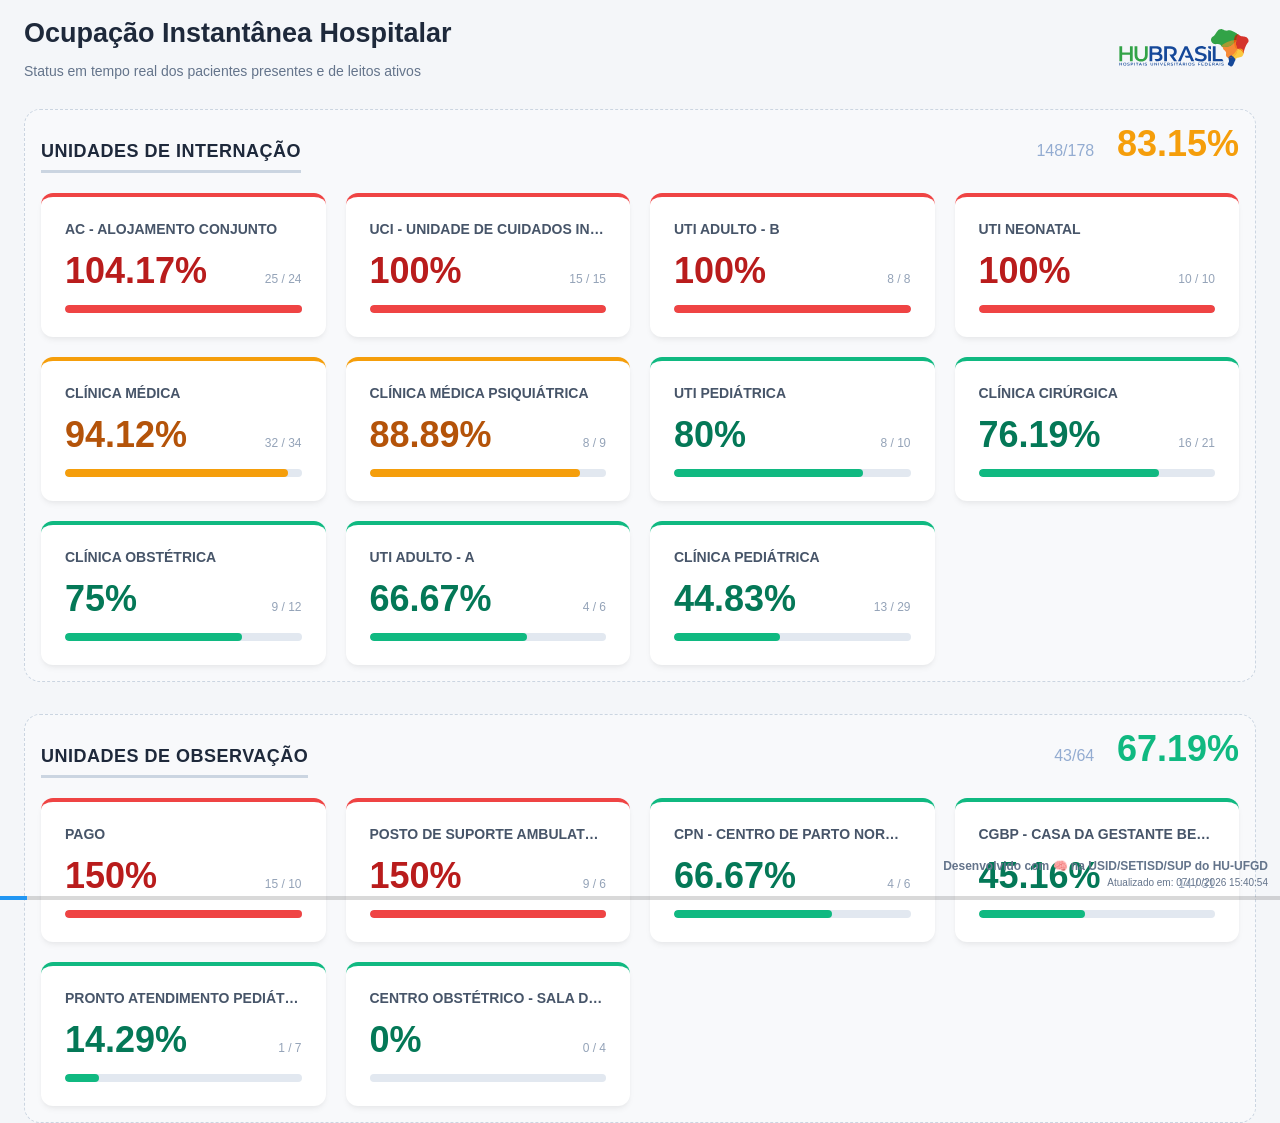
<file: index.html>
<!DOCTYPE html>
<html lang="pt-BR">
<head>
    <meta charset="UTF-8">
    <meta name="theme-color" content="">
    <link rel="icon" href="assets/img/paineis-favicon.png">
    <link rel="icon" href="assets/img/paineis-favicon-128.png" sizes="128x128">
    <link rel="icon" href="assets/img/paineis-favicon-144.png" sizes="144x144">
    <title>Taxa de Ocupação </title>
    <link href="http://10.18.0.82/static/css/fontes.css" rel="stylesheet" type="text/css" media="screen,projection,print" />
    <style>
        html, body {
            height: 100%;
            margin: 0;
            font-family: Roboto, Arial, sans-serif;
        }

        body {
            display: flex;
            flex-direction: column;
        }
    </style>
    <title>Taxa de Ocupação </title>
</head>

<body>
    
    <div class="container">
        
<style>
        html, body {
            height: 100%;
            margin: 0;
            font-family: Roboto, Arial, sans-serif;
        }
        body {
            display: flex;
            flex-direction: column;
            background-color: #f4f6f9;
            color: #333;
            padding: 0 24px;
        }

        header {
            margin-bottom: 32px;
            padding-bottom: 16px;
            margin-bottom: 0;
            display: flex;
            justify-content: space-between;
        }
        img.logo{
            width: 142px;
            height: auto;
        }
        
        .header-unidade{
            display: flex;
            /* border-bottom: 2px solid #e2e8f0; */
            flex-direction: row;
            justify-content: space-between;
            font-size: 24px;
        }
        header h1 {
            font-size: 27px;
            color: #1e293b;
            margin-bottom: 4px;
        }
        header p {
            color: #64748b;
            font-size: 14px;
        }

        /* ESTRUTURA DAS DUAS COLUNAS PRINCIPAIS */
        .dashboard-container {
            display: grid;
            grid-template-columns: 1fr; /* Em telas pequenas fica uma embaixo da outra */
            gap: 32px;
            align-items: stretch;
        }

        .coluna-unidade {
            background: rgba(255, 255, 255, 0.4);
            padding: 16px;
            border-radius: 16px;
            border: 1px dashed #cbd5e1;
        }

        .coluna-unidade h2 {
            font-size: 18px;
            color: #1e293b;
            margin-bottom: 20px;
            padding-bottom: 8px;
            border-bottom: 3px solid #cbd5e1;
            text-transform: uppercase;
            letter-spacing: 0.5px;
        }

        /* A GRID DE INDICADORES INTERNA */
        .grid-indicadores {
            display: grid;
            grid-template-columns: repeat(auto-fit, minmax(280px, 1fr));
            gap: 20px;
        }

        /* Estilização dos Cards */
        .card {
            background-color: #ffffff;
            border-radius: 12px;
            padding: 24px;
            box-shadow: 0 4px 6px -1px rgba(0, 0, 0, 0.05), 0 2px 4px -1px rgba(0, 0, 0, 0.03);
            display: flex;
            flex-direction: column;
            justify-content: space-between;
            border-top: 4px solid #cbd5e1;
        }
        .card-header {
            display: flex;
            justify-content: space-between;
            align-items: center;
            margin-bottom: 16px;
            gap: 8px;
        }
        .setor-nome {
            font-size: 14px;
            font-weight: 600;
            color: #475569;
            white-space: nowrap;
            overflow: hidden;
            text-overflow: ellipsis;
            max-width: 100%;
        }
        .leitos-status {
            font-size: 12px;
            color: #94a3b8;
            font-weight: 500;
            white-space: nowrap;
        }
        .card-body {
            display: flex;
            align-items: baseline;
            margin-bottom: 16px;
            justify-content: space-between;
        }
        .porcentagem {
            font-size: 36px;
            font-weight: 700;
            line-height: 1;
            margin-right: 8px;
        }

        /* Barra de Progresso */
        .barra-progresso-bg {
            background-color: #e2e8f0;
            border-radius: 9999px;
            height: 8px;
            width: 100%;
            overflow: hidden;
        }
        .barra-progresso-fill {
            height: 100%;
            border-radius: 9999px;
            transition: width 0.5s ease-in-out;
        }

        div.informacoes {
            display: flex;
            flex-direction: column;
            gap: 4px;
            justify-content: space-between;
            align-items: flex-end;
            color: #64748b;
            font-size: 12px;
            position: fixed;
            right: 12px;
            bottom: 12px;
        }

        div.valores-indicadores strong{
            font-size: 36px;
            line-height: 36px;
        }

        div.valores-indicadores span{
            font-size: 16px;
            line-height: 24px;
            margin-right: 16px;
            color: #93acd1;            
        }


        /* Classes de Alerta */
        .unidade-critica {
            color: #ef4444;
        }
        .status-critico { border-top-color: #ef4444; }
        .status-critico .porcentagem { color: #b91c1c; }
        .status-critico .barra-progresso-fill { background-color: #ef4444; }

        .unidade-alerta {
            color: #f59e0b;
        }
        .status-alerta { border-top-color: #f59e0b; }
        .status-alerta .porcentagem { color: #b45309; }
        .status-alerta .barra-progresso-fill { background-color: #f59e0b; }

        .unidade-estavel {
            color: #10b981;
        }
        .status-estavel { border-top-color: #10b981; }
        .status-estavel .porcentagem { color: #047857; }
        .status-estavel .barra-progresso-fill { background-color: #10b981; }


        /* REGRAS PARA TELAS MENORES QUE 1130PX (TABLETS / CELULARES) */
        @media (max-width: 1135px ){
            body{
                padding: 0px 8px;
            }

            p{
                margin-block-start: 4px;
                margin-block-end: 4px;
            }

            h1{
                margin-block-start: 4px;
                margin-block-end: 4px;
            }

            h2{
                margin-block-start: 0;
                margin-block-end: 0;
            }
            .dashboard-container {
                grid-template-columns: 1fr 1fr; /* Divide a tela exatamente em 2 colunas */
                gap: 12px;
            }
            .grid-indicadores {
                grid-template-columns: 1fr 1fr 1fr; /* 2 colunas de cards dentro de cada unidade */
                gap: 8px;
            }
            .card {
                padding: 8px;
                width: 150px; /* Largura flui conforme a grid pai */
                border-radius: 4px;
            }
            .card-body {
                margin-bottom: 4px;
            }
            .barra-progresso-bg {
                height: 4px;
            }
            .setor-nome {
                font-size: 11px;
            }
            .porcentagem {
                font-size: 24px;
            }

            .coluna-unidade h2{
                margin-bottom: 12px;
                border-bottom-width: 1px;
            }

            div.valores-indicadores strong{
                font-size: 24px;
                line-height: 24px;
            }

            div.valores-indicadores span{
                font-size: 16px;
                line-height: 24px;
            }

            div.valores-indicadores span{
                margin-right: 8px;
                color: #93acd1;
            }
        }

        /* REGRAS PARA TELAS ACIMA DE 3000PX (TVs / PAINÉIS DE PAREDE) */
        @media( min-width: 3000px){
            header h1 {
                font-size: 72px;
                margin-bottom: 12px;
            }
            header p {
                font-size: 48px;
            }
            .dashboard-container {
                gap: 64px;
            }
            .coluna-unidade h2 {
                font-size: 48px;
                margin-bottom: 32px;
                border-bottom-width: 6px;
            }
            .grid-indicadores {
                gap: 32px;
                grid-template-columns: repeat(2, 1fr);
            }
            .leitos-status {
                font-size: 36px;
            }
            .card {
                padding: 32px;
                width: 90%;
            }
            .barra-progresso-bg {
                height: 16px;
            }
            .setor-nome {
                font-size: 32px;
                max-width: 70%;
            }
            .porcentagem {
                font-size: 64pt;
                padding: 12px 0;
            }
        }

        #refresh-progress {
            position: fixed;
            left: 0;
            bottom: 0;
            width: 100%;
            height: 4px;
            background: rgba(0,0,0,.15);
            z-index: 999999;
        }
        #refresh-progress-bar {
            height: 100%;
            width: 0%;
            background: #2196F3;
        }
    </style>
</head>
<body>
    <header>
        <div>
            <h1>Ocupação Instantânea Hospitalar</h1>
            <p>Status em tempo real dos pacientes presentes e de leitos ativos</p>    
        </div>
        <img class="logo" src="assets/img/logo-hubrasil.svg" alt="HUBrasil" />
    </header>

    <!-- Container do Dashboard dividido em duas áreas -->
    <main class="dashboard-container">

        <section class="coluna-unidade">
            <div class="header-unidade">
                <h2>Unidades de Internação</h2>
                <div class="valores-indicadores">
                    <span class="quantidade-pac-leito">148/178</span>
                    <strong class="unidade-alerta">83.15%</strong>
                </div>
            </div>
            <div class="grid-indicadores">
                                <div class="card status-critico">
                    <div class="card-header">
                        <span class="setor-nome">AC - ALOJAMENTO CONJUNTO</span>
                    </div>
                    <div class="card-body">
                        <span class="porcentagem">104.17%</span>
                        <span class="leitos-status">25 / 24</span>
                    </div>
                    <div class="barra-progresso-bg">
                        <div class="barra-progresso-fill" data-width="104.17%" width="104.17%"></div>
                    </div>
                </div>
                                <div class="card status-critico">
                    <div class="card-header">
                        <span class="setor-nome">UCI - UNIDADE DE CUIDADOS INTERMEDIÁRIOS NEONATAL</span>
                    </div>
                    <div class="card-body">
                        <span class="porcentagem">100%</span>
                        <span class="leitos-status">15 / 15</span>
                    </div>
                    <div class="barra-progresso-bg">
                        <div class="barra-progresso-fill" data-width="100%" width="100%"></div>
                    </div>
                </div>
                                <div class="card status-critico">
                    <div class="card-header">
                        <span class="setor-nome">UTI ADULTO - B</span>
                    </div>
                    <div class="card-body">
                        <span class="porcentagem">100%</span>
                        <span class="leitos-status">8 / 8</span>
                    </div>
                    <div class="barra-progresso-bg">
                        <div class="barra-progresso-fill" data-width="100%" width="100%"></div>
                    </div>
                </div>
                                <div class="card status-critico">
                    <div class="card-header">
                        <span class="setor-nome">UTI NEONATAL</span>
                    </div>
                    <div class="card-body">
                        <span class="porcentagem">100%</span>
                        <span class="leitos-status">10 / 10</span>
                    </div>
                    <div class="barra-progresso-bg">
                        <div class="barra-progresso-fill" data-width="100%" width="100%"></div>
                    </div>
                </div>
                                <div class="card status-alerta">
                    <div class="card-header">
                        <span class="setor-nome">CLÍNICA MÉDICA</span>
                    </div>
                    <div class="card-body">
                        <span class="porcentagem">94.12%</span>
                        <span class="leitos-status">32 / 34</span>
                    </div>
                    <div class="barra-progresso-bg">
                        <div class="barra-progresso-fill" data-width="94.12%" width="94.12%"></div>
                    </div>
                </div>
                                <div class="card status-alerta">
                    <div class="card-header">
                        <span class="setor-nome">CLÍNICA MÉDICA PSIQUIÁTRICA</span>
                    </div>
                    <div class="card-body">
                        <span class="porcentagem">88.89%</span>
                        <span class="leitos-status">8 / 9</span>
                    </div>
                    <div class="barra-progresso-bg">
                        <div class="barra-progresso-fill" data-width="88.89%" width="88.89%"></div>
                    </div>
                </div>
                                <div class="card status-estavel">
                    <div class="card-header">
                        <span class="setor-nome">UTI PEDIÁTRICA</span>
                    </div>
                    <div class="card-body">
                        <span class="porcentagem">80%</span>
                        <span class="leitos-status">8 / 10</span>
                    </div>
                    <div class="barra-progresso-bg">
                        <div class="barra-progresso-fill" data-width="80%" width="80%"></div>
                    </div>
                </div>
                                <div class="card status-estavel">
                    <div class="card-header">
                        <span class="setor-nome">CLÍNICA CIRÚRGICA</span>
                    </div>
                    <div class="card-body">
                        <span class="porcentagem">76.19%</span>
                        <span class="leitos-status">16 / 21</span>
                    </div>
                    <div class="barra-progresso-bg">
                        <div class="barra-progresso-fill" data-width="76.19%" width="76.19%"></div>
                    </div>
                </div>
                                <div class="card status-estavel">
                    <div class="card-header">
                        <span class="setor-nome">CLÍNICA OBSTÉTRICA</span>
                    </div>
                    <div class="card-body">
                        <span class="porcentagem">75%</span>
                        <span class="leitos-status">9 / 12</span>
                    </div>
                    <div class="barra-progresso-bg">
                        <div class="barra-progresso-fill" data-width="75%" width="75%"></div>
                    </div>
                </div>
                                <div class="card status-estavel">
                    <div class="card-header">
                        <span class="setor-nome">UTI ADULTO - A</span>
                    </div>
                    <div class="card-body">
                        <span class="porcentagem">66.67%</span>
                        <span class="leitos-status">4 / 6</span>
                    </div>
                    <div class="barra-progresso-bg">
                        <div class="barra-progresso-fill" data-width="66.67%" width="66.67%"></div>
                    </div>
                </div>
                                <div class="card status-estavel">
                    <div class="card-header">
                        <span class="setor-nome">CLÍNICA PEDIÁTRICA</span>
                    </div>
                    <div class="card-body">
                        <span class="porcentagem">44.83%</span>
                        <span class="leitos-status">13 / 29</span>
                    </div>
                    <div class="barra-progresso-bg">
                        <div class="barra-progresso-fill" data-width="44.83%" width="44.83%"></div>
                    </div>
                </div>
                        </section>

        <section class="coluna-unidade">
            <div class="header-unidade">
                <h2 class="titulo-unidade">Unidades de Observação</h2>
                <div class="valores-indicadores">
                    <span class="quantidade-pac-leito">43/64</span>
                    <strong class="unidade-estavel">67.19%</strong>
                </div>
            </div>            
            <div class="grid-indicadores">
                                <div class="card status-critico">
                    <div class="card-header">
                        <span class="setor-nome">PAGO</span>
                    </div>
                    <div class="card-body">
                        <span class="porcentagem">150%</span>
                        <span class="leitos-status">15 / 10</span>
                    </div>
                    <div class="barra-progresso-bg">
                        <div class="barra-progresso-fill" data-width="150%" width="150%"></div>
                    </div>
                </div>
                                <div class="card status-critico">
                    <div class="card-header">
                        <span class="setor-nome">POSTO DE SUPORTE AMBULATORIAL</span>
                    </div>
                    <div class="card-body">
                        <span class="porcentagem">150%</span>
                        <span class="leitos-status">9 / 6</span>
                    </div>
                    <div class="barra-progresso-bg">
                        <div class="barra-progresso-fill" data-width="150%" width="150%"></div>
                    </div>
                </div>
                                <div class="card status-estavel">
                    <div class="card-header">
                        <span class="setor-nome">CPN - CENTRO DE PARTO NORMAL</span>
                    </div>
                    <div class="card-body">
                        <span class="porcentagem">66.67%</span>
                        <span class="leitos-status">4 / 6</span>
                    </div>
                    <div class="barra-progresso-bg">
                        <div class="barra-progresso-fill" data-width="66.67%" width="66.67%"></div>
                    </div>
                </div>
                                <div class="card status-estavel">
                    <div class="card-header">
                        <span class="setor-nome">CGBP - CASA DA GESTANTE BEBÊ E PUÉRPERA</span>
                    </div>
                    <div class="card-body">
                        <span class="porcentagem">45.16%</span>
                        <span class="leitos-status">14 / 31</span>
                    </div>
                    <div class="barra-progresso-bg">
                        <div class="barra-progresso-fill" data-width="45.16%" width="45.16%"></div>
                    </div>
                </div>
                                <div class="card status-estavel">
                    <div class="card-header">
                        <span class="setor-nome">PRONTO ATENDIMENTO PEDIÁTRICO REFERENCIADO</span>
                    </div>
                    <div class="card-body">
                        <span class="porcentagem">14.29%</span>
                        <span class="leitos-status">1 / 7</span>
                    </div>
                    <div class="barra-progresso-bg">
                        <div class="barra-progresso-fill" data-width="14.29%" width="14.29%"></div>
                    </div>
                </div>
                                <div class="card status-estavel">
                    <div class="card-header">
                        <span class="setor-nome">CENTRO OBSTÉTRICO - SALA DE ADMISSÃO</span>
                    </div>
                    <div class="card-body">
                        <span class="porcentagem">0%</span>
                        <span class="leitos-status">0 / 4</span>
                    </div>
                    <div class="barra-progresso-bg">
                        <div class="barra-progresso-fill" data-width="0%" width="0%"></div>
                    </div>
                </div>
                        </section>

    </main>
    <div class="informacoes">
        <strong>Desenvolvido com 🧠 na USID/SETISD/SUP do HU-UFGD</strong>
        <small>Atualizado em: 07/10/2026 15:40:54</small>
    </div>

    <div id="refresh-progress">
        <div id="refresh-progress-bar"></div>
    </div>

    <script>
    (function () {
        const DURACAO = 60000; // 60 segundos
        const barra = document.getElementById('refresh-progress-bar');
        const inicio = performance.now();

        function atualizar(agora) {
            const progresso = Math.min((agora - inicio) / DURACAO, 1);
            barra.style.width = (progresso * 100) + '%';

            if (progresso < 1) {
                requestAnimationFrame(atualizar);
            }
        }

        requestAnimationFrame(atualizar);

        document.querySelectorAll('.barra-progresso-fill').forEach(el => {
            el.style.width = '0';

            requestAnimationFrame(() => {
                el.style.transition = 'width .8s ease';
                el.style.width = el.dataset.width;
            });
        });
        
        setTimeout(function () {
            location.reload();
        }, DURACAO);
    })();
    </script>
    <script src="http://10.18.0.82/static/js/jquery.min.js"></script>

    </div>
    
    <script src="http://10.18.0.82/static/js/jquery.min.js"></script>
    <script>
        
    </script>
</body>

</html>
</file>
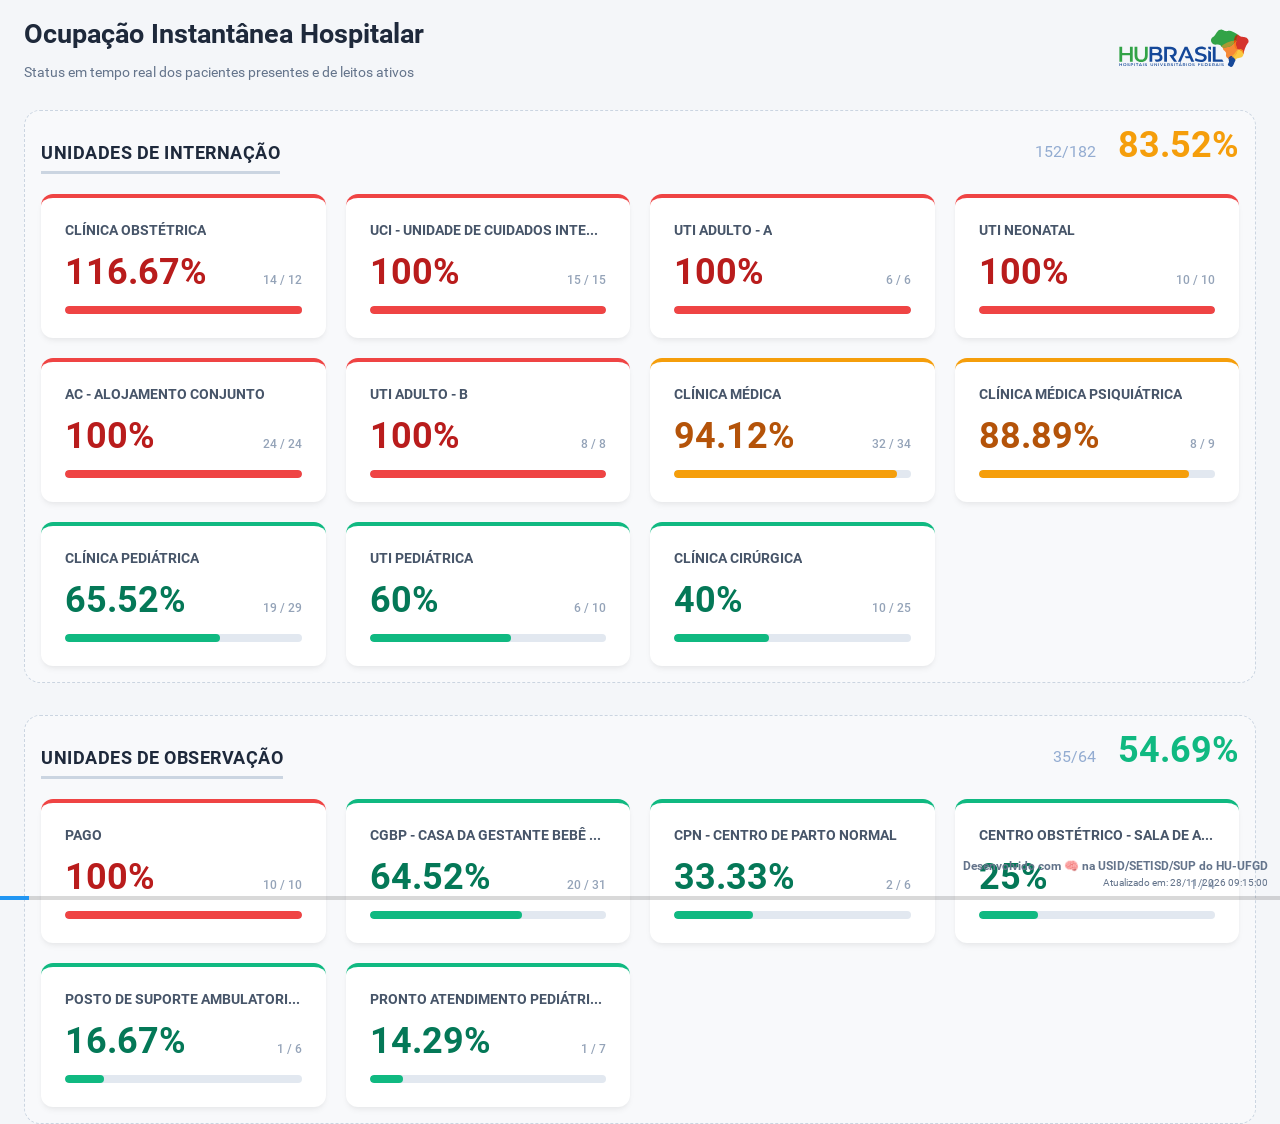
<file: taxa-ocupacao/index.html>
<!DOCTYPE html>
<html lang="pt-BR">
<head>
    <meta charset="UTF-8">
    <meta name="theme-color" content="">
    <link rel="icon" href="paineis-favicon.png">
    <link rel="icon" href="paineis-favicon-128.png" sizes="128x128">
    <link rel="icon" href="paineis-favicon-144.png" sizes="144x144">
    <title>Taxa de Ocupação </title>
    <link href="fontes.css" rel="stylesheet" type="text/css" media="screen,projection,print" />
    <style>
        html, body {
            height: 100%;
            margin: 0;
            font-family: Roboto, Arial, sans-serif;
        }

        body {
            display: flex;
            flex-direction: column;
        }
    </style>
    <title>Taxa de Ocupação </title>
</head>

<body>
    
    <div class="container">
        
<style>
        html, body {
            height: 100%;
            margin: 0;
            font-family: Roboto, Arial, sans-serif;
        }
        body {
            display: flex;
            flex-direction: column;
            background-color: #f4f6f9;
            color: #333;
            padding: 0 24px;
        }

        header {
            margin-bottom: 32px;
            padding-bottom: 16px;
            margin-bottom: 0;
            display: flex;
            justify-content: space-between;
        }
        img.logo{
            width: 142px;
            height: auto;
        }
        
        .header-unidade{
            display: flex;
            /* border-bottom: 2px solid #e2e8f0; */
            flex-direction: row;
            justify-content: space-between;
            font-size: 24px;
        }
        header h1 {
            font-size: 27px;
            color: #1e293b;
            margin-bottom: 4px;
        }
        header p {
            color: #64748b;
            font-size: 14px;
        }

        /* ESTRUTURA DAS DUAS COLUNAS PRINCIPAIS */
        .dashboard-container {
            display: grid;
            grid-template-columns: 1fr; /* Em telas pequenas fica uma embaixo da outra */
            gap: 32px;
            align-items: stretch;
        }

        .coluna-unidade {
            background: rgba(255, 255, 255, 0.4);
            padding: 16px;
            border-radius: 16px;
            border: 1px dashed #cbd5e1;
        }

        .coluna-unidade h2 {
            font-size: 18px;
            color: #1e293b;
            margin-bottom: 20px;
            padding-bottom: 8px;
            border-bottom: 3px solid #cbd5e1;
            text-transform: uppercase;
            letter-spacing: 0.5px;
        }

        /* A GRID DE INDICADORES INTERNA */
        .grid-indicadores {
            display: grid;
            grid-template-columns: repeat(auto-fit, minmax(280px, 1fr));
            gap: 20px;
        }

        /* Estilização dos Cards */
        .card {
            background-color: #ffffff;
            border-radius: 12px;
            padding: 24px;
            box-shadow: 0 4px 6px -1px rgba(0, 0, 0, 0.05), 0 2px 4px -1px rgba(0, 0, 0, 0.03);
            display: flex;
            flex-direction: column;
            justify-content: space-between;
            border-top: 4px solid #cbd5e1;
        }
        .card-header {
            display: flex;
            justify-content: space-between;
            align-items: center;
            margin-bottom: 16px;
            gap: 8px;
        }
        .setor-nome {
            font-size: 14px;
            font-weight: 600;
            color: #475569;
            white-space: nowrap;
            overflow: hidden;
            text-overflow: ellipsis;
            max-width: 100%;
        }
        .leitos-status {
            font-size: 12px;
            color: #94a3b8;
            font-weight: 500;
            white-space: nowrap;
        }
        .card-body {
            display: flex;
            align-items: baseline;
            margin-bottom: 16px;
            justify-content: space-between;
        }
        .porcentagem {
            font-size: 36px;
            font-weight: 700;
            line-height: 1;
            margin-right: 8px;
        }

        /* Barra de Progresso */
        .barra-progresso-bg {
            background-color: #e2e8f0;
            border-radius: 9999px;
            height: 8px;
            width: 100%;
            overflow: hidden;
        }
        .barra-progresso-fill {
            height: 100%;
            border-radius: 9999px;
            transition: width 0.5s ease-in-out;
        }

        div.informacoes {
            display: flex;
            flex-direction: column;
            gap: 4px;
            justify-content: space-between;
            align-items: flex-end;
            color: #64748b;
            font-size: 12px;
            position: fixed;
            right: 12px;
            bottom: 12px;
        }

        div.valores-indicadores strong{
            font-size: 36px;
            line-height: 36px;
        }

        div.valores-indicadores span{
            font-size: 16px;
            line-height: 24px;
            margin-right: 16px;
            color: #93acd1;            
        }


        /* Classes de Alerta */
        .unidade-critica {
            color: #ef4444;
        }
        .status-critico { border-top-color: #ef4444; }
        .status-critico .porcentagem { color: #b91c1c; }
        .status-critico .barra-progresso-fill { background-color: #ef4444; }

        .unidade-alerta {
            color: #f59e0b;
        }
        .status-alerta { border-top-color: #f59e0b; }
        .status-alerta .porcentagem { color: #b45309; }
        .status-alerta .barra-progresso-fill { background-color: #f59e0b; }

        .unidade-estavel {
            color: #10b981;
        }
        .status-estavel { border-top-color: #10b981; }
        .status-estavel .porcentagem { color: #047857; }
        .status-estavel .barra-progresso-fill { background-color: #10b981; }


        /* REGRAS PARA TELAS MENORES QUE 1130PX (TABLETS / CELULARES) */
        @media (max-width: 1135px ){
            body{
                padding: 0px 8px;
            }

            p{
                margin-block-start: 4px;
                margin-block-end: 4px;
            }

            h1{
                margin-block-start: 4px;
                margin-block-end: 4px;
            }

            h2{
                margin-block-start: 0;
                margin-block-end: 0;
            }
            .dashboard-container {
                grid-template-columns: 1fr 1fr; /* Divide a tela exatamente em 2 colunas */
                gap: 12px;
            }
            .grid-indicadores {
                grid-template-columns: 1fr 1fr 1fr; /* 2 colunas de cards dentro de cada unidade */
                gap: 8px;
            }
            .card {
                padding: 8px;
                width: 150px; /* Largura flui conforme a grid pai */
                border-radius: 4px;
            }
            .card-body {
                margin-bottom: 4px;
            }
            .barra-progresso-bg {
                height: 4px;
            }
            .setor-nome {
                font-size: 11px;
            }
            .porcentagem {
                font-size: 24px;
            }

            .coluna-unidade h2{
                margin-bottom: 12px;
                border-bottom-width: 1px;
            }

            div.valores-indicadores strong{
                font-size: 24px;
                line-height: 24px;
            }

            div.valores-indicadores span{
                font-size: 16px;
                line-height: 24px;
            }

            div.valores-indicadores span{
                margin-right: 8px;
                color: #93acd1;
            }
        }

        /* REGRAS PARA TELAS ACIMA DE 3000PX (TVs / PAINÉIS DE PAREDE) */
        @media( min-width: 3000px){
            header h1 {
                font-size: 72px;
                margin-bottom: 12px;
            }
            header p {
                font-size: 48px;
            }
            .dashboard-container {
                gap: 64px;
            }
            .coluna-unidade h2 {
                font-size: 48px;
                margin-bottom: 32px;
                border-bottom-width: 6px;
            }
            .grid-indicadores {
                gap: 32px;
                grid-template-columns: repeat(2, 1fr);
            }
            .leitos-status {
                font-size: 36px;
            }
            .card {
                padding: 32px;
                width: 90%;
            }
            .barra-progresso-bg {
                height: 16px;
            }
            .setor-nome {
                font-size: 32px;
                max-width: 70%;
            }
            .porcentagem {
                font-size: 64pt;
                padding: 12px 0;
            }
        }

        #refresh-progress {
            position: fixed;
            left: 0;
            bottom: 0;
            width: 100%;
            height: 4px;
            background: rgba(0,0,0,.15);
            z-index: 999999;
        }
        #refresh-progress-bar {
            height: 100%;
            width: 0%;
            background: #2196F3;
        }
    </style>
</head>
<body>
    <header>
        <div>
            <h1>Ocupação Instantânea Hospitalar</h1>
            <p>Status em tempo real dos pacientes presentes e de leitos ativos</p>    
        </div>
        <img class="logo" src="logo-hubrasil.svg" alt="HUBrasil" />
    </header>

    <!-- Container do Dashboard dividido em duas áreas -->
    <main class="dashboard-container">

        <section class="coluna-unidade">
            <div class="header-unidade">
                <h2>Unidades de Internação</h2>
                <div class="valores-indicadores">
                    <span class="quantidade-pac-leito">152/182</span>
                    <strong class="unidade-alerta">83.52%</strong>
                </div>
            </div>
            <div class="grid-indicadores">
                                <div class="card status-critico">
                    <div class="card-header">
                        <span class="setor-nome">CLÍNICA OBSTÉTRICA</span>
                    </div>
                    <div class="card-body">
                        <span class="porcentagem">116.67%</span>
                        <span class="leitos-status">14 / 12</span>
                    </div>
                    <div class="barra-progresso-bg">
                        <div class="barra-progresso-fill" data-width="116.67%" width="116.67%"></div>
                    </div>
                </div>
                                <div class="card status-critico">
                    <div class="card-header">
                        <span class="setor-nome">UCI - UNIDADE DE CUIDADOS INTERMEDIÁRIOS NEONATAL</span>
                    </div>
                    <div class="card-body">
                        <span class="porcentagem">100%</span>
                        <span class="leitos-status">15 / 15</span>
                    </div>
                    <div class="barra-progresso-bg">
                        <div class="barra-progresso-fill" data-width="100%" width="100%"></div>
                    </div>
                </div>
                                <div class="card status-critico">
                    <div class="card-header">
                        <span class="setor-nome">UTI ADULTO - A</span>
                    </div>
                    <div class="card-body">
                        <span class="porcentagem">100%</span>
                        <span class="leitos-status">6 / 6</span>
                    </div>
                    <div class="barra-progresso-bg">
                        <div class="barra-progresso-fill" data-width="100%" width="100%"></div>
                    </div>
                </div>
                                <div class="card status-critico">
                    <div class="card-header">
                        <span class="setor-nome">UTI NEONATAL</span>
                    </div>
                    <div class="card-body">
                        <span class="porcentagem">100%</span>
                        <span class="leitos-status">10 / 10</span>
                    </div>
                    <div class="barra-progresso-bg">
                        <div class="barra-progresso-fill" data-width="100%" width="100%"></div>
                    </div>
                </div>
                                <div class="card status-critico">
                    <div class="card-header">
                        <span class="setor-nome">AC - ALOJAMENTO CONJUNTO</span>
                    </div>
                    <div class="card-body">
                        <span class="porcentagem">100%</span>
                        <span class="leitos-status">24 / 24</span>
                    </div>
                    <div class="barra-progresso-bg">
                        <div class="barra-progresso-fill" data-width="100%" width="100%"></div>
                    </div>
                </div>
                                <div class="card status-critico">
                    <div class="card-header">
                        <span class="setor-nome">UTI ADULTO - B</span>
                    </div>
                    <div class="card-body">
                        <span class="porcentagem">100%</span>
                        <span class="leitos-status">8 / 8</span>
                    </div>
                    <div class="barra-progresso-bg">
                        <div class="barra-progresso-fill" data-width="100%" width="100%"></div>
                    </div>
                </div>
                                <div class="card status-alerta">
                    <div class="card-header">
                        <span class="setor-nome">CLÍNICA MÉDICA</span>
                    </div>
                    <div class="card-body">
                        <span class="porcentagem">94.12%</span>
                        <span class="leitos-status">32 / 34</span>
                    </div>
                    <div class="barra-progresso-bg">
                        <div class="barra-progresso-fill" data-width="94.12%" width="94.12%"></div>
                    </div>
                </div>
                                <div class="card status-alerta">
                    <div class="card-header">
                        <span class="setor-nome">CLÍNICA MÉDICA PSIQUIÁTRICA</span>
                    </div>
                    <div class="card-body">
                        <span class="porcentagem">88.89%</span>
                        <span class="leitos-status">8 / 9</span>
                    </div>
                    <div class="barra-progresso-bg">
                        <div class="barra-progresso-fill" data-width="88.89%" width="88.89%"></div>
                    </div>
                </div>
                                <div class="card status-estavel">
                    <div class="card-header">
                        <span class="setor-nome">CLÍNICA PEDIÁTRICA</span>
                    </div>
                    <div class="card-body">
                        <span class="porcentagem">65.52%</span>
                        <span class="leitos-status">19 / 29</span>
                    </div>
                    <div class="barra-progresso-bg">
                        <div class="barra-progresso-fill" data-width="65.52%" width="65.52%"></div>
                    </div>
                </div>
                                <div class="card status-estavel">
                    <div class="card-header">
                        <span class="setor-nome">UTI PEDIÁTRICA</span>
                    </div>
                    <div class="card-body">
                        <span class="porcentagem">60%</span>
                        <span class="leitos-status">6 / 10</span>
                    </div>
                    <div class="barra-progresso-bg">
                        <div class="barra-progresso-fill" data-width="60%" width="60%"></div>
                    </div>
                </div>
                                <div class="card status-estavel">
                    <div class="card-header">
                        <span class="setor-nome">CLÍNICA CIRÚRGICA</span>
                    </div>
                    <div class="card-body">
                        <span class="porcentagem">40%</span>
                        <span class="leitos-status">10 / 25</span>
                    </div>
                    <div class="barra-progresso-bg">
                        <div class="barra-progresso-fill" data-width="40%" width="40%"></div>
                    </div>
                </div>
                        </section>

        <section class="coluna-unidade">
            <div class="header-unidade">
                <h2 class="titulo-unidade">Unidades de Observação</h2>
                <div class="valores-indicadores">
                    <span class="quantidade-pac-leito">35/64</span>
                    <strong class="unidade-estavel">54.69%</strong>
                </div>
            </div>            
            <div class="grid-indicadores">
                                <div class="card status-critico">
                    <div class="card-header">
                        <span class="setor-nome">PAGO</span>
                    </div>
                    <div class="card-body">
                        <span class="porcentagem">100%</span>
                        <span class="leitos-status">10 / 10</span>
                    </div>
                    <div class="barra-progresso-bg">
                        <div class="barra-progresso-fill" data-width="100%" width="100%"></div>
                    </div>
                </div>
                                <div class="card status-estavel">
                    <div class="card-header">
                        <span class="setor-nome">CGBP - CASA DA GESTANTE BEBÊ E PUÉRPERA</span>
                    </div>
                    <div class="card-body">
                        <span class="porcentagem">64.52%</span>
                        <span class="leitos-status">20 / 31</span>
                    </div>
                    <div class="barra-progresso-bg">
                        <div class="barra-progresso-fill" data-width="64.52%" width="64.52%"></div>
                    </div>
                </div>
                                <div class="card status-estavel">
                    <div class="card-header">
                        <span class="setor-nome">CPN - CENTRO DE PARTO NORMAL</span>
                    </div>
                    <div class="card-body">
                        <span class="porcentagem">33.33%</span>
                        <span class="leitos-status">2 / 6</span>
                    </div>
                    <div class="barra-progresso-bg">
                        <div class="barra-progresso-fill" data-width="33.33%" width="33.33%"></div>
                    </div>
                </div>
                                <div class="card status-estavel">
                    <div class="card-header">
                        <span class="setor-nome">CENTRO OBSTÉTRICO - SALA DE ADMISSÃO</span>
                    </div>
                    <div class="card-body">
                        <span class="porcentagem">25%</span>
                        <span class="leitos-status">1 / 4</span>
                    </div>
                    <div class="barra-progresso-bg">
                        <div class="barra-progresso-fill" data-width="25%" width="25%"></div>
                    </div>
                </div>
                                <div class="card status-estavel">
                    <div class="card-header">
                        <span class="setor-nome">POSTO DE SUPORTE AMBULATORIAL</span>
                    </div>
                    <div class="card-body">
                        <span class="porcentagem">16.67%</span>
                        <span class="leitos-status">1 / 6</span>
                    </div>
                    <div class="barra-progresso-bg">
                        <div class="barra-progresso-fill" data-width="16.67%" width="16.67%"></div>
                    </div>
                </div>
                                <div class="card status-estavel">
                    <div class="card-header">
                        <span class="setor-nome">PRONTO ATENDIMENTO PEDIÁTRICO REFERENCIADO</span>
                    </div>
                    <div class="card-body">
                        <span class="porcentagem">14.29%</span>
                        <span class="leitos-status">1 / 7</span>
                    </div>
                    <div class="barra-progresso-bg">
                        <div class="barra-progresso-fill" data-width="14.29%" width="14.29%"></div>
                    </div>
                </div>
                        </section>

    </main>
    <div class="informacoes">
        <strong>Desenvolvido com 🧠 na USID/SETISD/SUP do HU-UFGD</strong>
        <small>Atualizado em: 28/11/2026 09:15:00</small>
    </div>

    <div id="refresh-progress">
        <div id="refresh-progress-bar"></div>
    </div>

    <script>
    (function () {
        const DURACAO = 60000; // 60 segundos
        const barra = document.getElementById('refresh-progress-bar');
        const inicio = performance.now();

        function atualizar(agora) {
            const progresso = Math.min((agora - inicio) / DURACAO, 1);
            barra.style.width = (progresso * 100) + '%';

            if (progresso < 1) {
                requestAnimationFrame(atualizar);
            }
        }

        requestAnimationFrame(atualizar);

        document.querySelectorAll('.barra-progresso-fill').forEach(el => {
            el.style.width = '0';

            requestAnimationFrame(() => {
                el.style.transition = 'width .8s ease';
                el.style.width = el.dataset.width;
            });
        });
        
        setTimeout(function () {
            location.reload();
        }, DURACAO);
    })();
    </script>
    <script src="jquery.min.js"></script>

    </div>
    
    <script src="jquery.min.js"></script>
    <script>
        
    </script>
</body>

</html>
</file>
<file: taxa-ocupacao/fontes.css>
/* roboto-100 - latin */
@font-face {
  font-family: 'Roboto';
  font-style: normal;
  font-weight: 100;
  src: url('roboto-v15-latin-100.eot'); /* IE9 Compat Modes */
  src: local('Roboto Thin'), local('Roboto-Thin'),
       url('roboto-v15-latin-100.eot%3F') format('embedded-opentype'), /* IE6-IE8 */
       url('roboto-v15-latin-100.woff2') format('woff2'), /* Super Modern Browsers */
       url('roboto-v15-latin-100.woff') format('woff'), /* Modern Browsers */
       url('roboto-v15-latin-100.ttf') format('truetype'), /* Safari, Android, iOS */
       url('roboto-v15-latin-100.svg') format('svg'); /* Legacy iOS */
}
/* roboto-100italic - latin */
@font-face {
  font-family: 'Roboto';
  font-style: italic;
  font-weight: 100;
  src: url('roboto-v15-latin-100italic.eot'); /* IE9 Compat Modes */
  src: local('Roboto Thin Italic'), local('Roboto-ThinItalic'),
       url('roboto-v15-latin-100italic.eot%3F') format('embedded-opentype'), /* IE6-IE8 */
       url('roboto-v15-latin-100italic.woff2') format('woff2'), /* Super Modern Browsers */
       url('roboto-v15-latin-100italic.woff') format('woff'), /* Modern Browsers */
       url('roboto-v15-latin-100italic.ttf') format('truetype'), /* Safari, Android, iOS */
       url('roboto-v15-latin-100italic.svg') format('svg'); /* Legacy iOS */
}
/* roboto-300 - latin */
@font-face {
  font-family: 'Roboto';
  font-style: normal;
  font-weight: 300;
  src: url('roboto-v15-latin-300.eot'); /* IE9 Compat Modes */
  src: local('Roboto Light'), local('Roboto-Light'),
       url('roboto-v15-latin-300.eot%3F') format('embedded-opentype'), /* IE6-IE8 */
       url('roboto-v15-latin-300.woff2') format('woff2'), /* Super Modern Browsers */
       url('roboto-v15-latin-300.woff') format('woff'), /* Modern Browsers */
       url('roboto-v15-latin-300.ttf') format('truetype'), /* Safari, Android, iOS */
       url('roboto-v15-latin-300.svg') format('svg'); /* Legacy iOS */
}
/* roboto-300italic - latin */
@font-face {
  font-family: 'Roboto';
  font-style: italic;
  font-weight: 300;
  src: url('roboto-v15-latin-300italic.eot'); /* IE9 Compat Modes */
  src: local('Roboto Light Italic'), local('Roboto-LightItalic'),
       url('roboto-v15-latin-300italic.eot%3F') format('embedded-opentype'), /* IE6-IE8 */
       url('roboto-v15-latin-300italic.woff2') format('woff2'), /* Super Modern Browsers */
       url('roboto-v15-latin-300italic.woff') format('woff'), /* Modern Browsers */
       url('roboto-v15-latin-300italic.ttf') format('truetype'), /* Safari, Android, iOS */
       url('roboto-v15-latin-300italic.svg') format('svg'); /* Legacy iOS */
}
/* roboto-regular - latin */
@font-face {
  font-family: 'Roboto';
  font-style: normal;
  font-weight: 400;
  src: url('roboto-v15-latin-regular.eot'); /* IE9 Compat Modes */
  src: local('Roboto'), local('Roboto-Regular'),
       url('roboto-v15-latin-regular.eot%3F') format('embedded-opentype'), /* IE6-IE8 */
       url('roboto-v15-latin-regular.woff2') format('woff2'), /* Super Modern Browsers */
       url('roboto-v15-latin-regular.woff') format('woff'), /* Modern Browsers */
       url('roboto-v15-latin-regular.ttf') format('truetype'), /* Safari, Android, iOS */
       url('roboto-v15-latin-regular.svg') format('svg'); /* Legacy iOS */
}
/* roboto-italic - latin */
@font-face {
  font-family: 'Roboto';
  font-style: italic;
  font-weight: 400;
  src: url('roboto-v15-latin-italic.eot'); /* IE9 Compat Modes */
  src: local('Roboto Italic'), local('Roboto-Italic'),
       url('roboto-v15-latin-italic.eot%3F') format('embedded-opentype'), /* IE6-IE8 */
       url('roboto-v15-latin-italic.woff2') format('woff2'), /* Super Modern Browsers */
       url('roboto-v15-latin-italic.woff') format('woff'), /* Modern Browsers */
       url('roboto-v15-latin-italic.ttf') format('truetype'), /* Safari, Android, iOS */
       url('roboto-v15-latin-italic.svg') format('svg'); /* Legacy iOS */
}
/* roboto-500 - latin */
@font-face {
  font-family: 'Roboto';
  font-style: normal;
  font-weight: 500;
  src: url('roboto-v15-latin-500.eot'); /* IE9 Compat Modes */
  src: local('Roboto Medium'), local('Roboto-Medium'),
       url('roboto-v15-latin-500.eot%3F') format('embedded-opentype'), /* IE6-IE8 */
       url('roboto-v15-latin-500.woff2') format('woff2'), /* Super Modern Browsers */
       url('roboto-v15-latin-500.woff') format('woff'), /* Modern Browsers */
       url('roboto-v15-latin-500.ttf') format('truetype'), /* Safari, Android, iOS */
       url('roboto-v15-latin-500.svg') format('svg'); /* Legacy iOS */
}
/* roboto-500italic - latin */
@font-face {
  font-family: 'Roboto';
  font-style: italic;
  font-weight: 500;
  src: url('roboto-v15-latin-500italic.eot'); /* IE9 Compat Modes */
  src: local('Roboto Medium Italic'), local('Roboto-MediumItalic'),
       url('roboto-v15-latin-500italic.eot%3F') format('embedded-opentype'), /* IE6-IE8 */
       url('roboto-v15-latin-500italic.woff2') format('woff2'), /* Super Modern Browsers */
       url('roboto-v15-latin-500italic.woff') format('woff'), /* Modern Browsers */
       url('roboto-v15-latin-500italic.ttf') format('truetype'), /* Safari, Android, iOS */
       url('roboto-v15-latin-500italic.svg') format('svg'); /* Legacy iOS */
}
/* roboto-700 - latin */
@font-face {
  font-family: 'Roboto';
  font-style: normal;
  font-weight: 700;
  src: url('roboto-v15-latin-700.eot'); /* IE9 Compat Modes */
  src: local('Roboto Bold'), local('Roboto-Bold'),
       url('roboto-v15-latin-700.eot%3F') format('embedded-opentype'), /* IE6-IE8 */
       url('roboto-v15-latin-700.woff2') format('woff2'), /* Super Modern Browsers */
       url('roboto-v15-latin-700.woff') format('woff'), /* Modern Browsers */
       url('roboto-v15-latin-700.ttf') format('truetype'), /* Safari, Android, iOS */
       url('roboto-v15-latin-700.svg') format('svg'); /* Legacy iOS */
}
/* roboto-700italic - latin */
@font-face {
  font-family: 'Roboto';
  font-style: italic;
  font-weight: 700;
  src: url('roboto-v15-latin-700italic.eot'); /* IE9 Compat Modes */
  src: local('Roboto Bold Italic'), local('Roboto-BoldItalic'),
       url('roboto-v15-latin-700italic.eot%3F') format('embedded-opentype'), /* IE6-IE8 */
       url('roboto-v15-latin-700italic.woff2') format('woff2'), /* Super Modern Browsers */
       url('roboto-v15-latin-700italic.woff') format('woff'), /* Modern Browsers */
       url('roboto-v15-latin-700italic.ttf') format('truetype'), /* Safari, Android, iOS */
       url('roboto-v15-latin-700italic.svg') format('svg'); /* Legacy iOS */
}
/* roboto-900 - latin */
@font-face {
  font-family: 'Roboto';
  font-style: normal;
  font-weight: 900;
  src: url('roboto-v15-latin-900.eot'); /* IE9 Compat Modes */
  src: local('Roboto Black'), local('Roboto-Black'),
       url('roboto-v15-latin-900.eot%3F') format('embedded-opentype'), /* IE6-IE8 */
       url('roboto-v15-latin-900.woff2') format('woff2'), /* Super Modern Browsers */
       url('roboto-v15-latin-900.woff') format('woff'), /* Modern Browsers */
       url('roboto-v15-latin-900.ttf') format('truetype'), /* Safari, Android, iOS */
       url('roboto-v15-latin-900.svg') format('svg'); /* Legacy iOS */
}
/* roboto-900italic - latin */
@font-face {
  font-family: 'Roboto';
  font-style: italic;
  font-weight: 900;
  src: url('roboto-v15-latin-900italic.eot'); /* IE9 Compat Modes */
  src: local('Roboto Black Italic'), local('Roboto-BlackItalic'),
       url('roboto-v15-latin-900italic.eot%3F') format('embedded-opentype'), /* IE6-IE8 */
       url('roboto-v15-latin-900italic.woff2') format('woff2'), /* Super Modern Browsers */
       url('roboto-v15-latin-900italic.woff') format('woff'), /* Modern Browsers */
       url('roboto-v15-latin-900italic.ttf') format('truetype'), /* Safari, Android, iOS */
       url('roboto-v15-latin-900italic.svg') format('svg'); /* Legacy iOS */
}

/* ubuntu-300 - latin */
@font-face {
  font-family: 'Ubuntu';
  font-style: normal;
  font-weight: 300;
  src: local('Ubuntu Light'), local('Ubuntu-Light'),
       url('ubuntu-v8-latin-300.woff2') format('woff2'), /* Chrome 26+, Opera 23+ */
       url('ubuntu-v8-latin-300.woff') format('woff'); /* Chrome 6+, Firefox 3.6+, IE 9+, Safari 5.1+ */
}
/* ubuntu-300italic - latin */
@font-face {
  font-family: 'Ubuntu';
  font-style: italic;
  font-weight: 300;
  src: local('Ubuntu Light Italic'), local('Ubuntu-LightItalic'),
       url('ubuntu-v8-latin-300italic.woff2') format('woff2'), /* Chrome 26+, Opera 23+ */
       url('ubuntu-v8-latin-300italic.woff') format('woff'); /* Chrome 6+, Firefox 3.6+, IE 9+, Safari 5.1+ */
}
/* ubuntu-regular - latin */
@font-face {
  font-family: 'Ubuntu';
  font-style: normal;
  font-weight: 400;
  src: local('Ubuntu'),
       url('ubuntu-v8-latin-regular.woff2') format('woff2'), /* Chrome 26+, Opera 23+ */
       url('ubuntu-v8-latin-regular.woff') format('woff'); /* Chrome 6+, Firefox 3.6+, IE 9+, Safari 5.1+ */
}
/* ubuntu-italic - latin */
@font-face {
  font-family: 'Ubuntu';
  font-style: italic;
  font-weight: 400;
  src: local('Ubuntu Italic'), local('Ubuntu-Italic'),
       url('ubuntu-v8-latin-italic.woff2') format('woff2'), /* Chrome 26+, Opera 23+ */
       url('ubuntu-v8-latin-italic.woff') format('woff'); /* Chrome 6+, Firefox 3.6+, IE 9+, Safari 5.1+ */
}
/* ubuntu-500 - latin */
@font-face {
  font-family: 'Ubuntu';
  font-style: normal;
  font-weight: 500;
  src: local('Ubuntu Medium'), local('Ubuntu-Medium'),
       url('ubuntu-v8-latin-500.woff2') format('woff2'), /* Chrome 26+, Opera 23+ */
       url('ubuntu-v8-latin-500.woff') format('woff'); /* Chrome 6+, Firefox 3.6+, IE 9+, Safari 5.1+ */
}
/* ubuntu-500italic - latin */
@font-face {
  font-family: 'Ubuntu';
  font-style: italic;
  font-weight: 500;
  src: local('Ubuntu Medium Italic'), local('Ubuntu-MediumItalic'),
       url('ubuntu-v8-latin-500italic.woff2') format('woff2'), /* Chrome 26+, Opera 23+ */
       url('ubuntu-v8-latin-500italic.woff') format('woff'); /* Chrome 6+, Firefox 3.6+, IE 9+, Safari 5.1+ */
}
/* ubuntu-700 - latin */
@font-face {
  font-family: 'Ubuntu';
  font-style: normal;
  font-weight: 700;
  src: local('Ubuntu Bold'), local('Ubuntu-Bold'),
       url('ubuntu-v8-latin-700.woff2') format('woff2'), /* Chrome 26+, Opera 23+ */
       url('ubuntu-v8-latin-700.woff') format('woff'); /* Chrome 6+, Firefox 3.6+, IE 9+, Safari 5.1+ */
}
/* ubuntu-700italic - latin */
@font-face {
  font-family: 'Ubuntu';
  font-style: italic;
  font-weight: 700;
  src: local('Ubuntu Bold Italic'), local('Ubuntu-BoldItalic'),
       url('ubuntu-v8-latin-700italic.woff2') format('woff2'), /* Chrome 26+, Opera 23+ */
       url('ubuntu-v8-latin-700italic.woff') format('woff'); /* Chrome 6+, Firefox 3.6+, IE 9+, Safari 5.1+ */
}

/* GeorgiaPro */
@font-face {
  font-family: 'GeorgiaPro';
  src: local('GeorgiaPro'), local('GeorgiaPro'),
       url('GeorgiaPro.woff2') format('woff2'), /* Chrome 26+, Opera 23+ */
       url('GeorgiaPro.woff') format('woff'); /* Chrome 6+, Firefox 3.6+, IE 9+, Safari 5.1+ */
}

/* Frank Goth */
@font-face {
  font-family: 'FrankGoth';
  src: local('FrankGoth'), local('FrankGoth'),
       url('http://10.18.0.82/static/font/frankgoth/frank-goth.woff2') format('ttf'); /* Chrome 26+, Opera 23+ */
}

@font-face {
  font-family: 'Material Icons';
  font-style: normal;
  font-weight: 400;
  src: url(md-icons-4.0.0.eot); /* For IE6-8 */
  /*src: url(/static/font/material-icons/MaterialIcons-Regular.eot);*/
  src: local('Material Icons'),
       local('MaterialIcons-Regular'),
       /*url(/static/font/material-icons/MaterialIcons-Regular.woff2) format('woff2'),
       url(/static/font/material-icons/MaterialIcons-Regular.woff) format('woff'),
       url(/static/font/material-icons/MaterialIcons-Regular.ttf) format('truetype');*/
       url(md-icons-4.0.0.woff2) format('woff2'),
       url(md-icons-4.0.0.woff) format('woff'),
       url(md-icons-4.0.0.ttf) format('truetype');
}
/* See: https://fonts.google.com/license/googlerestricted */
/* latin-ext */
@font-face {
  font-family: 'Google Sans';
  font-style: italic;
  font-weight: 400;
  src: local('Google Sans Italic'), local('GoogleSans-Italic'), 
       url(gs-italic-latin-ext.woff2) format('woff2');
       unicode-range: U+0100-024F, U+0259, U+1E00-1EFF, U+2020, U+20A0-20AB, U+20AD-20CF, U+2113, U+2C60-2C7F, U+A720-A7FF;
}
/* latin */
@font-face {
  font-family: 'Google Sans';
  font-style: italic;
  font-weight: 400;
  src: local('Google Sans Italic'), local('GoogleSans-Italic'), 
       url(gs-italic-latin.woff2) format('woff2');
       unicode-range: U+0000-00FF, U+0131, U+0152-0153, U+02BB-02BC, U+02C6, U+02DA, U+02DC, U+2000-206F, U+2074, U+20AC, U+2122, U+2191, U+2193, U+2212, U+2215, U+FEFF, U+FFFD;
}
/* latin-ext */
@font-face {
  font-family: 'Google Sans';
  font-style: italic;
  font-weight: 500;
  src: local('Google Sans Medium Italic'), local('GoogleSans-MediumItalic'), 
       url(gs-medium-italic-latin-ext.woff2) format('woff2');
       unicode-range: U+0100-024F, U+0259, U+1E00-1EFF, U+2020, U+20A0-20AB, U+20AD-20CF, U+2113, U+2C60-2C7F, U+A720-A7FF;
}
/* latin */
@font-face {
  font-family: 'Google Sans';
  font-style: italic;
  font-weight: 500;
  src: local('Google Sans Medium Italic'), local('GoogleSans-MediumItalic'), 
       url(gs-medium-italic-latin.woff2) format('woff2');
       unicode-range: U+0000-00FF, U+0131, U+0152-0153, U+02BB-02BC, U+02C6, U+02DA, U+02DC, U+2000-206F, U+2074, U+20AC, U+2122, U+2191, U+2193, U+2212, U+2215, U+FEFF, U+FFFD;
}
/* latin-ext */
@font-face {
  font-family: 'Google Sans';
  font-style: italic;
  font-weight: 700;
  src: local('Google Sans Bold Italic'), local('GoogleSans-BoldItalic'), 
       url(gs-bold-italic-latin.woff2) format('woff2');
       unicode-range: U+0100-024F, U+0259, U+1E00-1EFF, U+2020, U+20A0-20AB, U+20AD-20CF, U+2113, U+2C60-2C7F, U+A720-A7FF;
}
/* latin */
@font-face {
  font-family: 'Google Sans';
  font-style: italic;
  font-weight: 700;
  src: local('Google Sans Bold Italic'), local('GoogleSans-BoldItalic'), 
       url(gs-bold-italic-latin.woff2) format('woff2');
       unicode-range: U+0000-00FF, U+0131, U+0152-0153, U+02BB-02BC, U+02C6, U+02DA, U+02DC, U+2000-206F, U+2074, U+20AC, U+2122, U+2191, U+2193, U+2212, U+2215, U+FEFF, U+FFFD;
}
/* latin-ext */
@font-face {
  font-family: 'Google Sans';
  font-style: normal;
  font-weight: 400;
  src: local('Google Sans Regular'), local('GoogleSans-Regular'), 
       url(gs-regular-latin-ext.woff2) format('woff2');
       unicode-range: U+0100-024F, U+0259, U+1E00-1EFF, U+2020, U+20A0-20AB, U+20AD-20CF, U+2113, U+2C60-2C7F, U+A720-A7FF;
}
/* latin */
@font-face {
  font-family: 'Google Sans';
  font-style: normal;
  font-weight: 400;
  src: local('Google Sans Regular'), local('GoogleSans-Regular'), 
       url(gs-regular-latin.woff2) format('woff2');
       unicode-range: U+0000-00FF, U+0131, U+0152-0153, U+02BB-02BC, U+02C6, U+02DA, U+02DC, U+2000-206F, U+2074, U+20AC, U+2122, U+2191, U+2193, U+2212, U+2215, U+FEFF, U+FFFD;
}
/* latin-ext */
@font-face {
  font-family: 'Google Sans';
  font-style: normal;
  font-weight: 500;
  src: local('Google Sans Medium'), local('GoogleSans-Medium'), 
       url(gs-medium-latin-ext.woff2) format('woff2');
       unicode-range: U+0100-024F, U+0259, U+1E00-1EFF, U+2020, U+20A0-20AB, U+20AD-20CF, U+2113, U+2C60-2C7F, U+A720-A7FF;
}
/* latin */
@font-face {
  font-family: 'Google Sans';
  font-style: normal;
  font-weight: 500;
  src: local('Google Sans Medium'), local('GoogleSans-Medium'), 
       url(gs-medium-latin.woff2) format('woff2');
       unicode-range: U+0000-00FF, U+0131, U+0152-0153, U+02BB-02BC, U+02C6, U+02DA, U+02DC, U+2000-206F, U+2074, U+20AC, U+2122, U+2191, U+2193, U+2212, U+2215, U+FEFF, U+FFFD;
}
/* latin-ext */
@font-face {
  font-family: 'Google Sans';
  font-style: normal;
  font-weight: 700;
  src: local('Google Sans Bold'), local('GoogleSans-Bold'), 
       url(gs-bold-latin-ext.woff2) format('woff2');
       unicode-range: U+0100-024F, U+0259, U+1E00-1EFF, U+2020, U+20A0-20AB, U+20AD-20CF, U+2113, U+2C60-2C7F, U+A720-A7FF;
}
/* latin */
@font-face {
  font-family: 'Google Sans';
  font-style: normal;
  font-weight: 700;
  src: local('Google Sans Bold'), local('GoogleSans-Bold'),
       url(gs-bold-latin.woff2) format('woff2');
       unicode-range: U+0000-00FF, U+0131, U+0152-0153, U+02BB-02BC, U+02C6, U+02DA, U+02DC, U+2000-206F, U+2074, U+20AC, U+2122, U+2191, U+2193, U+2212, U+2215, U+FEFF, U+FFFD;
}
/* pt-serif-regular - latin_latin-ext */
@font-face {
  font-family: 'PT Serif';
  font-style: normal;
  font-weight: 400;
  src: local('PT Serif'), local('PTSerif-Regular'),
       url(pt-serif-v10-latin_latin-ext-regular.woff2) format('woff2'), /* Chrome 26+, Opera 23+, Firefox 39+ */
       url(pt-serif-v10-latin_latin-ext-regular.woff) format('woff'); /* Chrome 6+, Firefox 3.6+, IE 9+, Safari 5.1+ */
}

/* pt-serif-italic - latin_latin-ext */
@font-face {
  font-family: 'PT Serif';
  font-style: italic;
  font-weight: 400;
  src: local('PT Serif Italic'), local('PTSerif-Italic'),
       url(pt-serif-v10-latin_latin-ext-italic.woff2) format('woff2'), /* Chrome 26+, Opera 23+, Firefox 39+ */
       url(pt-serif-v10-latin_latin-ext-italic.woff) format('woff'); /* Chrome 6+, Firefox 3.6+, IE 9+, Safari 5.1+ */
}

/* pt-serif-700 - latin_latin-ext */
@font-face {
  font-family: 'PT Serif';
  font-style: normal;
  font-weight: 700;
  src: local('PT Serif Bold'), local('PTSerif-Bold'),
       url(pt-serif-v10-latin_latin-ext-700.woff2) format('woff2'), /* Chrome 26+, Opera 23+, Firefox 39+ */
       url(pt-serif-v10-latin_latin-ext-700.woff) format('woff'); /* Chrome 6+, Firefox 3.6+, IE 9+, Safari 5.1+ */
}

/* pt-serif-700italic - latin_latin-ext */
@font-face {
  font-family: 'PT Serif';
  font-style: italic;
  font-weight: 700;
  src: local('PT Serif Bold Italic'), local('PTSerif-BoldItalic'),
       url(pt-serif-v10-latin_latin-ext-700italic.woff2) format('woff2'), /* Chrome 26+, Opera 23+, Firefox 39+ */
       url(pt-serif-v10-latin_latin-ext-700italic.woff) format('woff'); /* Chrome 6+, Firefox 3.6+, IE 9+, Safari 5.1+ */
}

.material-font {
  font-family: 'Material Icons';
  font-style: normal;
}

/*.material-icons {
  font-family: 'Material Icons';
  font-weight: normal;
  font-style: normal;
  font-size: 24px;  // Preferred icon size
  display: inline-block;
  line-height: 1;
  text-transform: none;
  letter-spacing: normal;
  word-wrap: normal;
  white-space: nowrap;
  direction: ltr;
  -webkit-font-smoothing: antialiased;
  text-rendering: optimizeLegibility;
  -moz-osx-font-smoothing: grayscale;
  font-feature-settings: 'liga';
} */

/* fallback */
@font-face {
  font-family: 'Material Icons';
  font-style: normal;
  font-weight: 400;
  src: url(flUhRq6tzZclQEJ-Vdg-IuiaDsNc.woff2) format('woff2');
}

.material-icons {
  font-family: 'Material Icons';
  font-weight: normal;
  font-style: normal;
  font-size: 24px;
  line-height: 1;
  letter-spacing: normal;
  text-transform: none;
  display: inline-block;
  white-space: nowrap;
  word-wrap: normal;
  direction: ltr;
  -moz-font-feature-settings: 'liga';
  -moz-osx-font-smoothing: grayscale;
}
</file>
